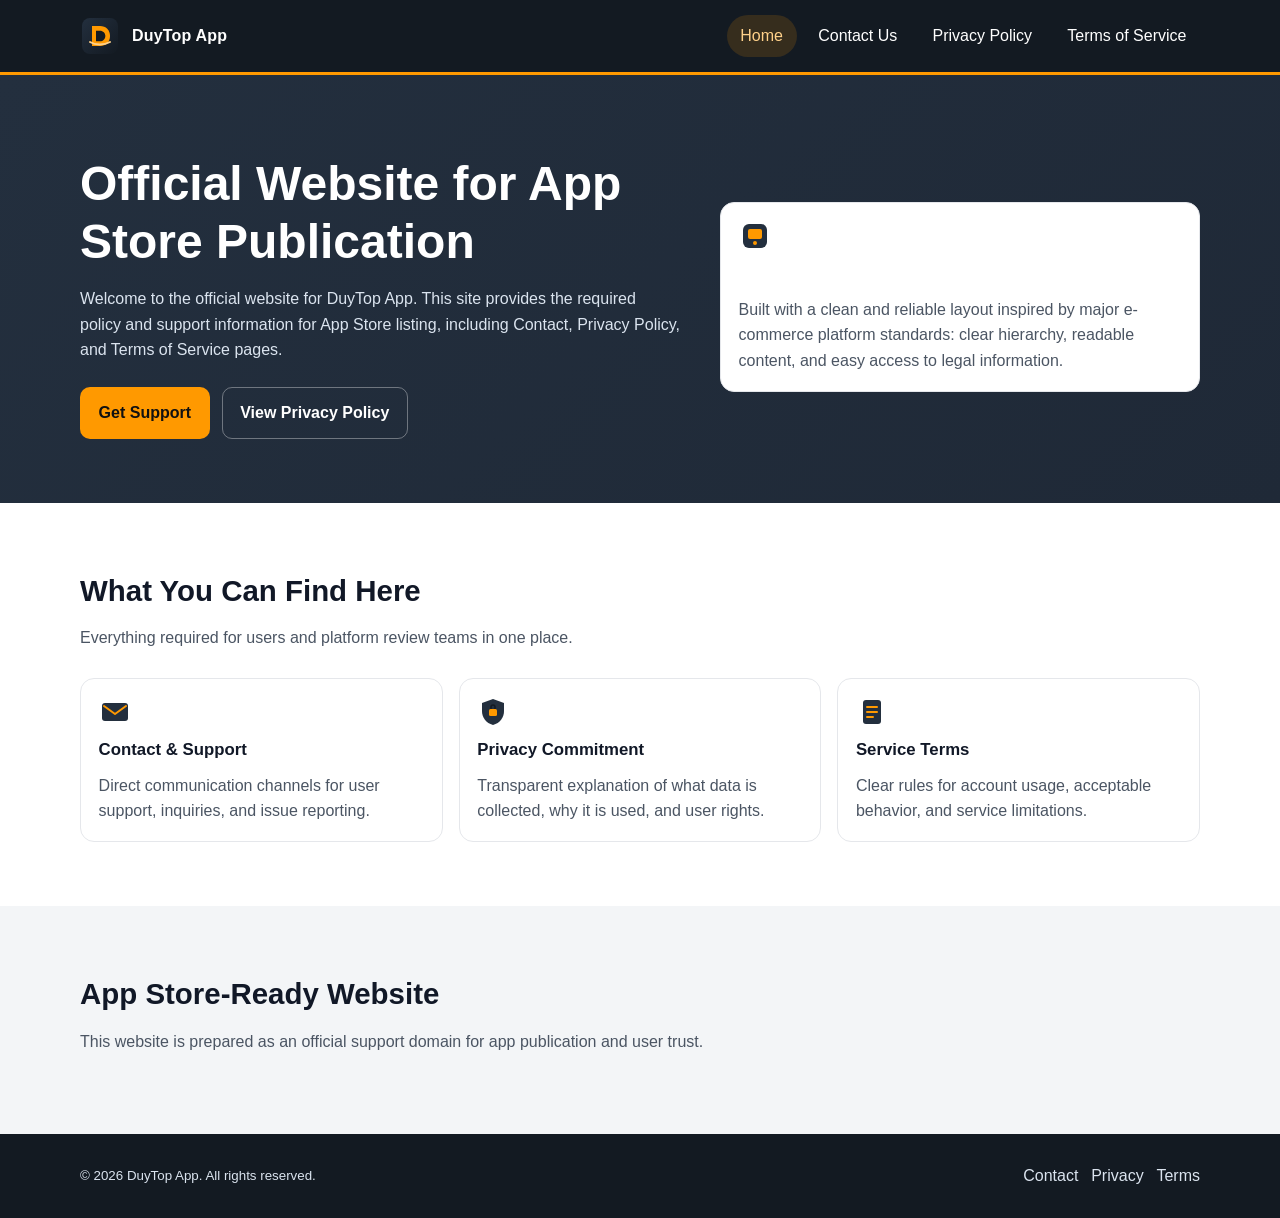
<file: index.html>
<!doctype html>
<html lang="en">
  <head>
    <meta charset="UTF-8" />
    <meta name="viewport" content="width=device-width, initial-scale=1.0" />
    <title>DuyTop App | Official Website</title>
    <meta
      name="description"
      content="Official website for DuyTop App with App Store support pages, privacy policy, and terms of service."
    />
    <link rel="icon" type="image/svg+xml" href="svg/logo.svg" />
    <link rel="stylesheet" href="css/style.css" />
  </head>
  <body>
    <header class="site-header">
      <div class="container header-inner">
        <a class="brand" href="index.html" aria-label="DuyTop App Home">
          <img src="svg/logo.svg" alt="DuyTop App logo" />
          <span>DuyTop App</span>
        </a>
        <button class="nav-toggle" type="button" aria-expanded="false" aria-label="Toggle menu">☰</button>
        <nav class="site-nav" aria-label="Main Navigation">
          <a href="index.html" aria-current="page">Home</a>
          <a href="contact.html">Contact Us</a>
          <a href="privacy.html">Privacy Policy</a>
          <a href="terms.html">Terms of Service</a>
        </nav>
      </div>
    </header>

    <main>
      <section class="hero">
        <div class="container hero-grid">
          <div>
            <h1>Official Website for App Store Publication</h1>
            <p>
              Welcome to the official website for DuyTop App. This site provides the required policy and support
              information for App Store listing, including Contact, Privacy Policy, and Terms of Service pages.
            </p>
            <div class="button-row">
              <a class="button button-primary" href="contact.html">Get Support</a>
              <a class="button button-secondary" href="privacy.html">View Privacy Policy</a>
            </div>
          </div>
          <div class="card">
            <img class="card-icon" src="svg/icon-app.svg" alt="App icon" />
            <h3>Trusted App Experience</h3>
            <p>
              Built with a clean and reliable layout inspired by major e-commerce platform standards: clear hierarchy,
              readable content, and easy access to legal information.
            </p>
          </div>
        </div>
      </section>

      <section class="section">
        <div class="container">
          <h2>What You Can Find Here</h2>
          <p class="section-intro">Everything required for users and platform review teams in one place.</p>
          <div class="grid-3">
            <article class="card">
              <img class="card-icon" src="svg/icon-contact.svg" alt="Contact support icon" />
              <h3>Contact & Support</h3>
              <p>Direct communication channels for user support, inquiries, and issue reporting.</p>
            </article>
            <article class="card">
              <img class="card-icon" src="svg/icon-privacy.svg" alt="Privacy icon" />
              <h3>Privacy Commitment</h3>
              <p>Transparent explanation of what data is collected, why it is used, and user rights.</p>
            </article>
            <article class="card">
              <img class="card-icon" src="svg/icon-terms.svg" alt="Terms icon" />
              <h3>Service Terms</h3>
              <p>Clear rules for account usage, acceptable behavior, and service limitations.</p>
            </article>
          </div>
        </div>
      </section>

      <section class="section section-muted">
        <div class="container">
          <h2>App Store-Ready Website</h2>
          <p class="section-intro">
            This website is prepared as an official support domain for app publication and user trust.
          </p>
        </div>
      </section>
    </main>

    <footer class="site-footer">
      <div class="container footer-row">
        <small>© 2026 DuyTop App. All rights reserved.</small>
        <div class="footer-links">
          <a href="contact.html">Contact</a>
          <a href="privacy.html">Privacy</a>
          <a href="terms.html">Terms</a>
        </div>
      </div>
    </footer>

    <script src="js/main.js"></script>
  </body>
</html>
</file>
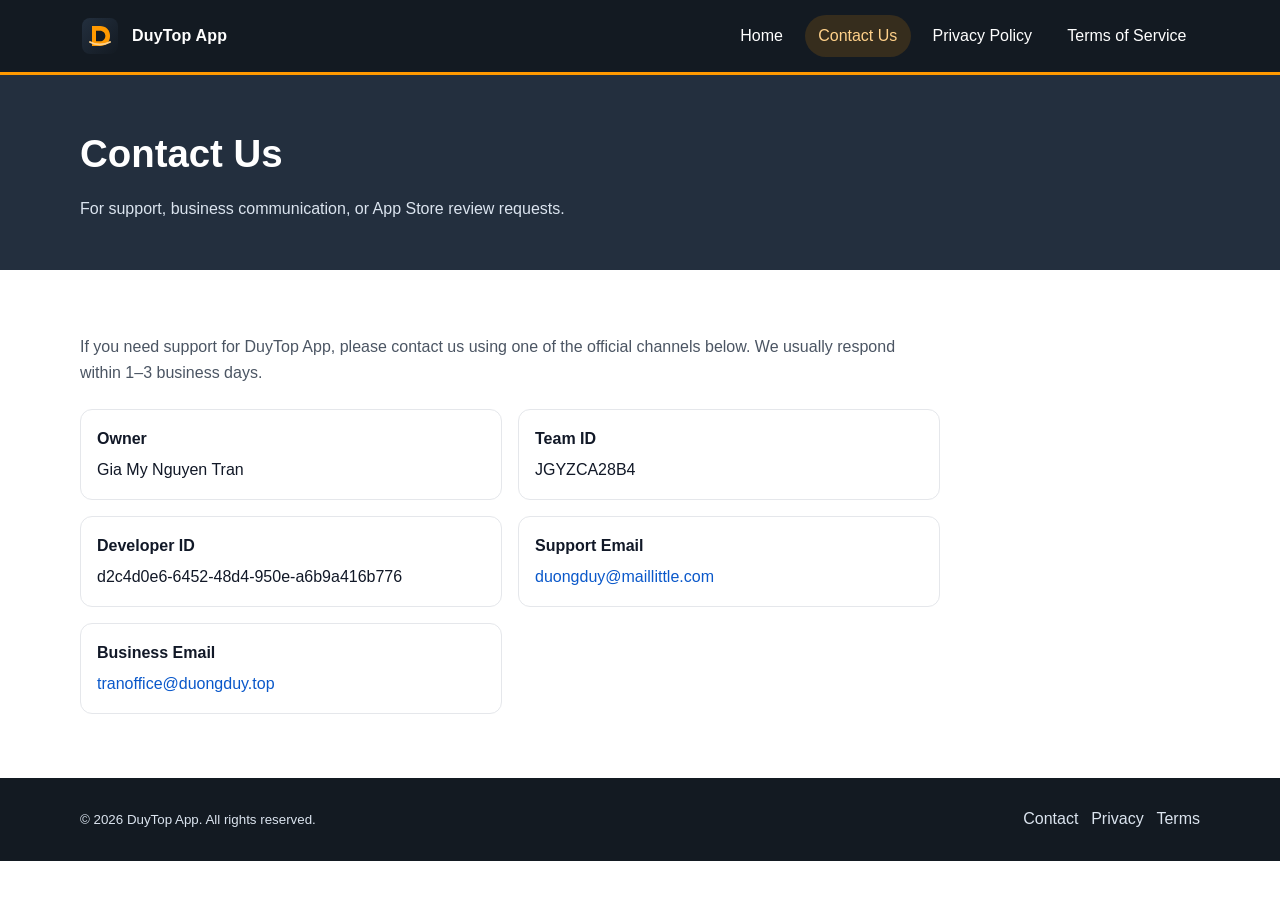
<file: contact.html>
<!doctype html>
<html lang="en">
  <head>
    <meta charset="UTF-8" />
    <meta name="viewport" content="width=device-width, initial-scale=1.0" />
    <title>Contact Us | DuyTop App</title>
    <meta name="description" content="Contact and support information for DuyTop App users." />
    <link rel="icon" type="image/svg+xml" href="svg/logo.svg" />
    <link rel="stylesheet" href="css/style.css" />
  </head>
  <body>
    <header class="site-header">
      <div class="container header-inner">
        <a class="brand" href="index.html" aria-label="DuyTop App Home">
          <img src="svg/logo.svg" alt="DuyTop App logo" />
          <span>DuyTop App</span>
        </a>
        <button class="nav-toggle" type="button" aria-expanded="false" aria-label="Toggle menu">☰</button>
        <nav class="site-nav" aria-label="Main Navigation">
          <a href="index.html">Home</a>
          <a href="contact.html" aria-current="page">Contact Us</a>
          <a href="privacy.html">Privacy Policy</a>
          <a href="terms.html">Terms of Service</a>
        </nav>
      </div>
    </header>

    <main>
      <section class="page-head">
        <div class="container">
          <h1>Contact Us</h1>
          <p>For support, business communication, or App Store review requests.</p>
        </div>
      </section>

      <section class="content">
        <div class="container">
          <article>
            <p>
              If you need support for DuyTop App, please contact us using one of the official channels below. We
              usually respond within 1–3 business days.
            </p>

            <div class="contact-grid">
              <div class="contact-item">
                <strong>Owner</strong>
                <span>Gia My Nguyen Tran</span>
              </div>
              <div class="contact-item">
                <strong>Team ID</strong>
                <span>JGYZCA28B4</span>
              </div>
              <div class="contact-item">
                <strong>Developer ID</strong>
                <span>d2c4d0e6-6452-48d4-950e-a6b9a416b776</span>
              </div>
              <div class="contact-item">
                <strong>Support Email</strong>
                <a href="mailto:duongduy@maillittle.com">duongduy@maillittle.com</a>
              </div>
              <div class="contact-item">
                <strong>Business Email</strong>
                <a href="mailto:tranoffice@duongduy.top">tranoffice@duongduy.top</a>
              </div>
            </div>
          </article>
        </div>
      </section>
    </main>

    <footer class="site-footer">
      <div class="container footer-row">
        <small>© 2026 DuyTop App. All rights reserved.</small>
        <div class="footer-links">
          <a href="contact.html">Contact</a>
          <a href="privacy.html">Privacy</a>
          <a href="terms.html">Terms</a>
        </div>
      </div>
    </footer>

    <script src="js/main.js"></script>
  </body>
</html>
</file>
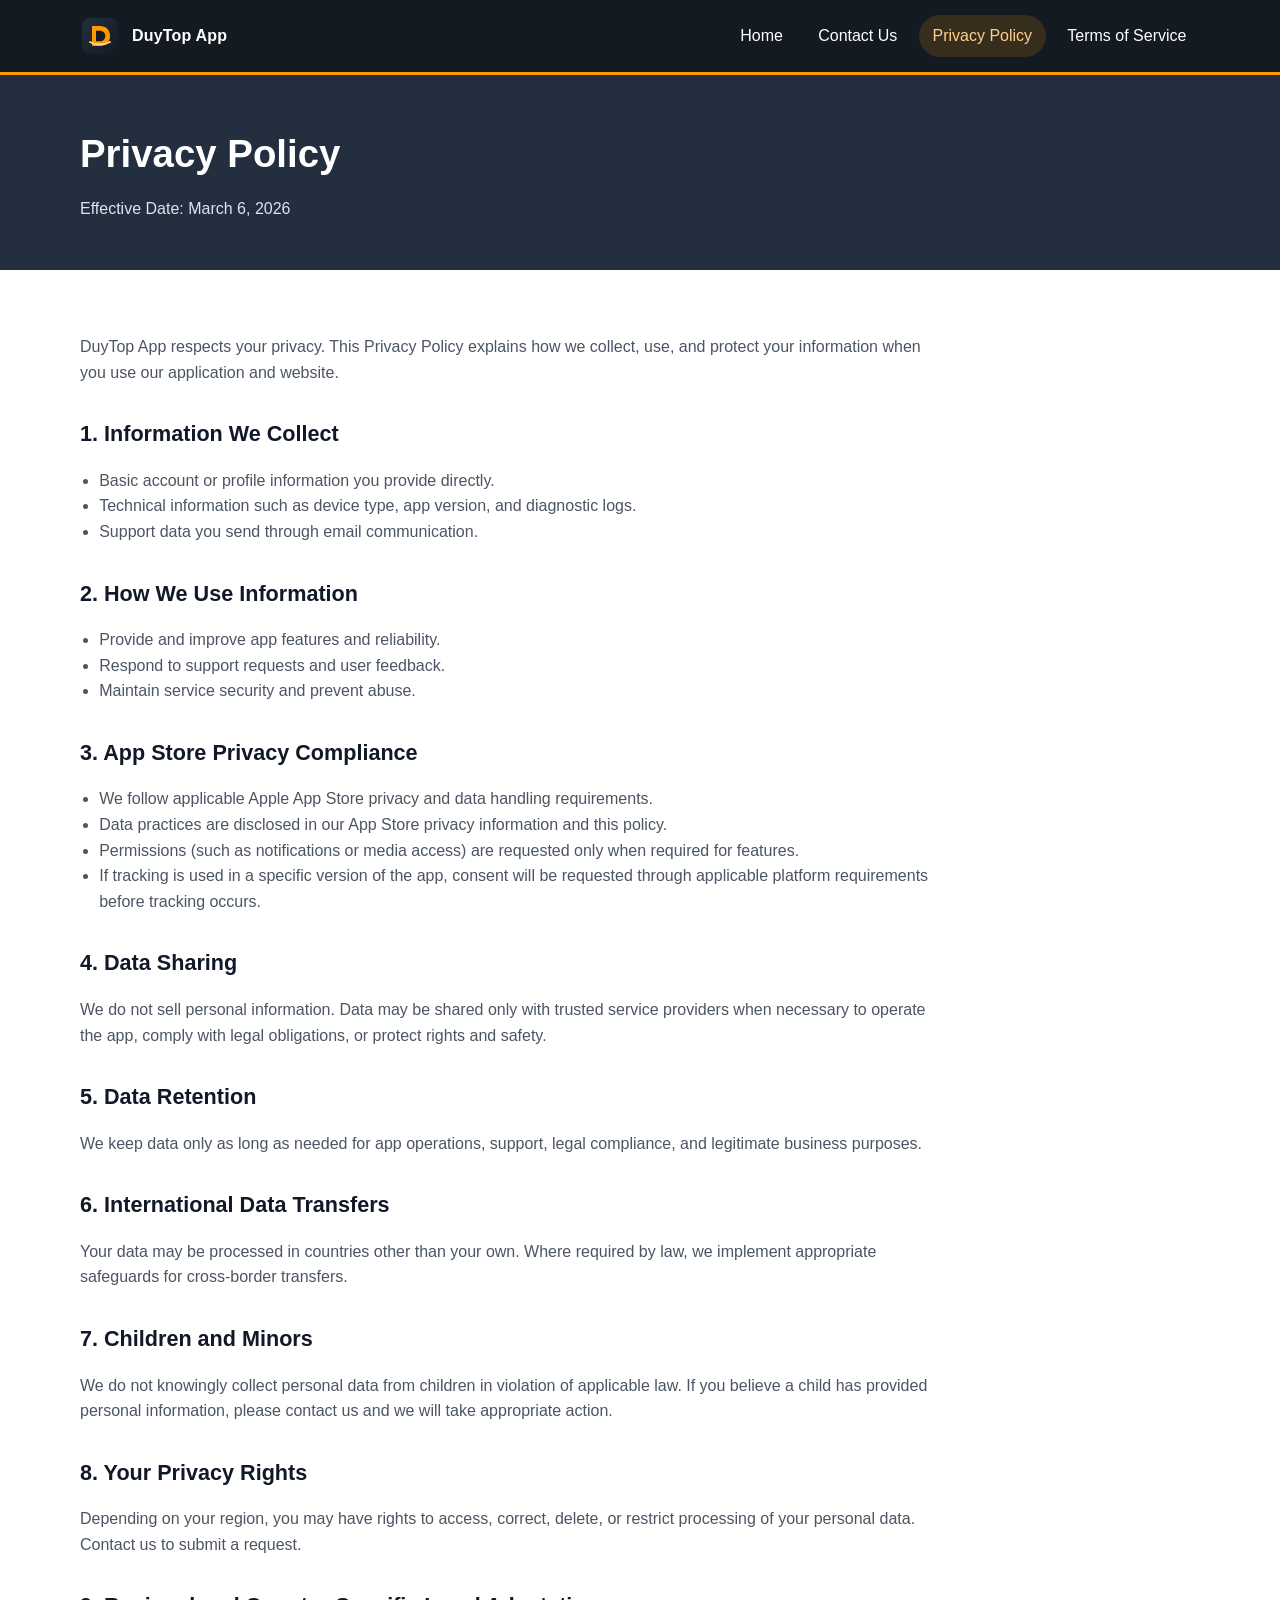
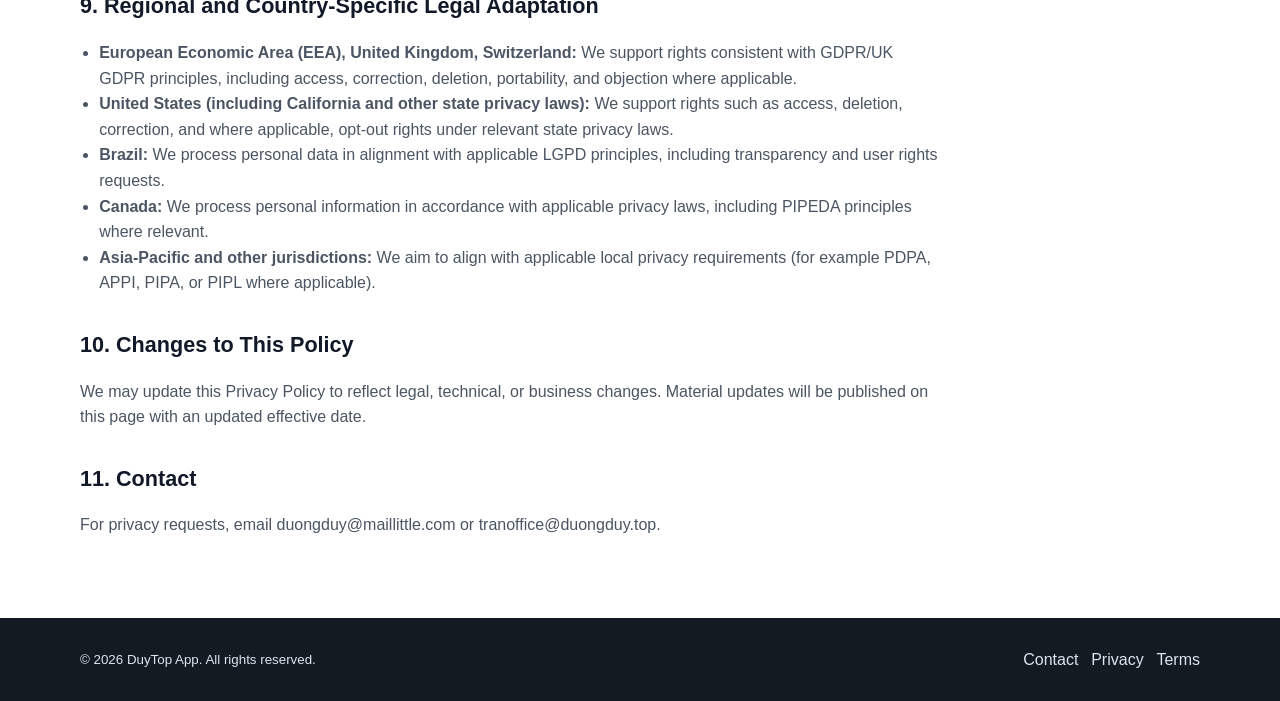
<file: privacy.html>
<!doctype html>
<html lang="en">
  <head>
    <meta charset="UTF-8" />
    <meta name="viewport" content="width=device-width, initial-scale=1.0" />
    <title>Privacy Policy | DuyTop App</title>
    <meta name="description" content="Privacy Policy for DuyTop App." />
    <link rel="icon" type="image/svg+xml" href="svg/logo.svg" />
    <link rel="stylesheet" href="css/style.css" />
  </head>
  <body>
    <header class="site-header">
      <div class="container header-inner">
        <a class="brand" href="index.html" aria-label="DuyTop App Home">
          <img src="svg/logo.svg" alt="DuyTop App logo" />
          <span>DuyTop App</span>
        </a>
        <button class="nav-toggle" type="button" aria-expanded="false" aria-label="Toggle menu">☰</button>
        <nav class="site-nav" aria-label="Main Navigation">
          <a href="index.html">Home</a>
          <a href="contact.html">Contact Us</a>
          <a href="privacy.html" aria-current="page">Privacy Policy</a>
          <a href="terms.html">Terms of Service</a>
        </nav>
      </div>
    </header>

    <main>
      <section class="page-head">
        <div class="container">
          <h1>Privacy Policy</h1>
          <p>Effective Date: March 6, 2026</p>
        </div>
      </section>

      <section class="content">
        <div class="container">
          <article>
            <p>
              DuyTop App respects your privacy. This Privacy Policy explains how we collect, use, and protect your
              information when you use our application and website.
            </p>

            <h2>1. Information We Collect</h2>
            <ul>
              <li>Basic account or profile information you provide directly.</li>
              <li>Technical information such as device type, app version, and diagnostic logs.</li>
              <li>Support data you send through email communication.</li>
            </ul>

            <h2>2. How We Use Information</h2>
            <ul>
              <li>Provide and improve app features and reliability.</li>
              <li>Respond to support requests and user feedback.</li>
              <li>Maintain service security and prevent abuse.</li>
            </ul>

            <h2>3. App Store Privacy Compliance</h2>
            <ul>
              <li>We follow applicable Apple App Store privacy and data handling requirements.</li>
              <li>Data practices are disclosed in our App Store privacy information and this policy.</li>
              <li>Permissions (such as notifications or media access) are requested only when required for features.</li>
              <li>
                If tracking is used in a specific version of the app, consent will be requested through applicable
                platform requirements before tracking occurs.
              </li>
            </ul>

            <h2>4. Data Sharing</h2>
            <p>
              We do not sell personal information. Data may be shared only with trusted service providers when necessary
              to operate the app, comply with legal obligations, or protect rights and safety.
            </p>

            <h2>5. Data Retention</h2>
            <p>
              We keep data only as long as needed for app operations, support, legal compliance, and legitimate business
              purposes.
            </p>

            <h2>6. International Data Transfers</h2>
            <p>
              Your data may be processed in countries other than your own. Where required by law, we implement
              appropriate safeguards for cross-border transfers.
            </p>

            <h2>7. Children and Minors</h2>
            <p>
              We do not knowingly collect personal data from children in violation of applicable law. If you believe a
              child has provided personal information, please contact us and we will take appropriate action.
            </p>

            <h2>8. Your Privacy Rights</h2>
            <p>
              Depending on your region, you may have rights to access, correct, delete, or restrict processing of your
              personal data. Contact us to submit a request.
            </p>

            <h2>9. Regional and Country-Specific Legal Adaptation</h2>
            <ul>
              <li>
                <strong>European Economic Area (EEA), United Kingdom, Switzerland:</strong> We support rights consistent
                with GDPR/UK GDPR principles, including access, correction, deletion, portability, and objection where
                applicable.
              </li>
              <li>
                <strong>United States (including California and other state privacy laws):</strong> We support rights
                such as access, deletion, correction, and where applicable, opt-out rights under relevant state privacy
                laws.
              </li>
              <li>
                <strong>Brazil:</strong> We process personal data in alignment with applicable LGPD principles,
                including transparency and user rights requests.
              </li>
              <li>
                <strong>Canada:</strong> We process personal information in accordance with applicable privacy laws,
                including PIPEDA principles where relevant.
              </li>
              <li>
                <strong>Asia-Pacific and other jurisdictions:</strong> We aim to align with applicable local privacy
                requirements (for example PDPA, APPI, PIPA, or PIPL where applicable).
              </li>
            </ul>

            <h2>10. Changes to This Policy</h2>
            <p>
              We may update this Privacy Policy to reflect legal, technical, or business changes. Material updates will
              be published on this page with an updated effective date.
            </p>

            <h2>11. Contact</h2>
            <p>
              For privacy requests, email
              <a href="mailto:duongduy@maillittle.com">duongduy@maillittle.com</a>
              or
              <a href="mailto:tranoffice@duongduy.top">tranoffice@duongduy.top</a>.
            </p>
          </article>
        </div>
      </section>
    </main>

    <footer class="site-footer">
      <div class="container footer-row">
        <small>© 2026 DuyTop App. All rights reserved.</small>
        <div class="footer-links">
          <a href="contact.html">Contact</a>
          <a href="privacy.html">Privacy</a>
          <a href="terms.html">Terms</a>
        </div>
      </div>
    </footer>

    <script src="js/main.js"></script>
  </body>
</html>
</file>
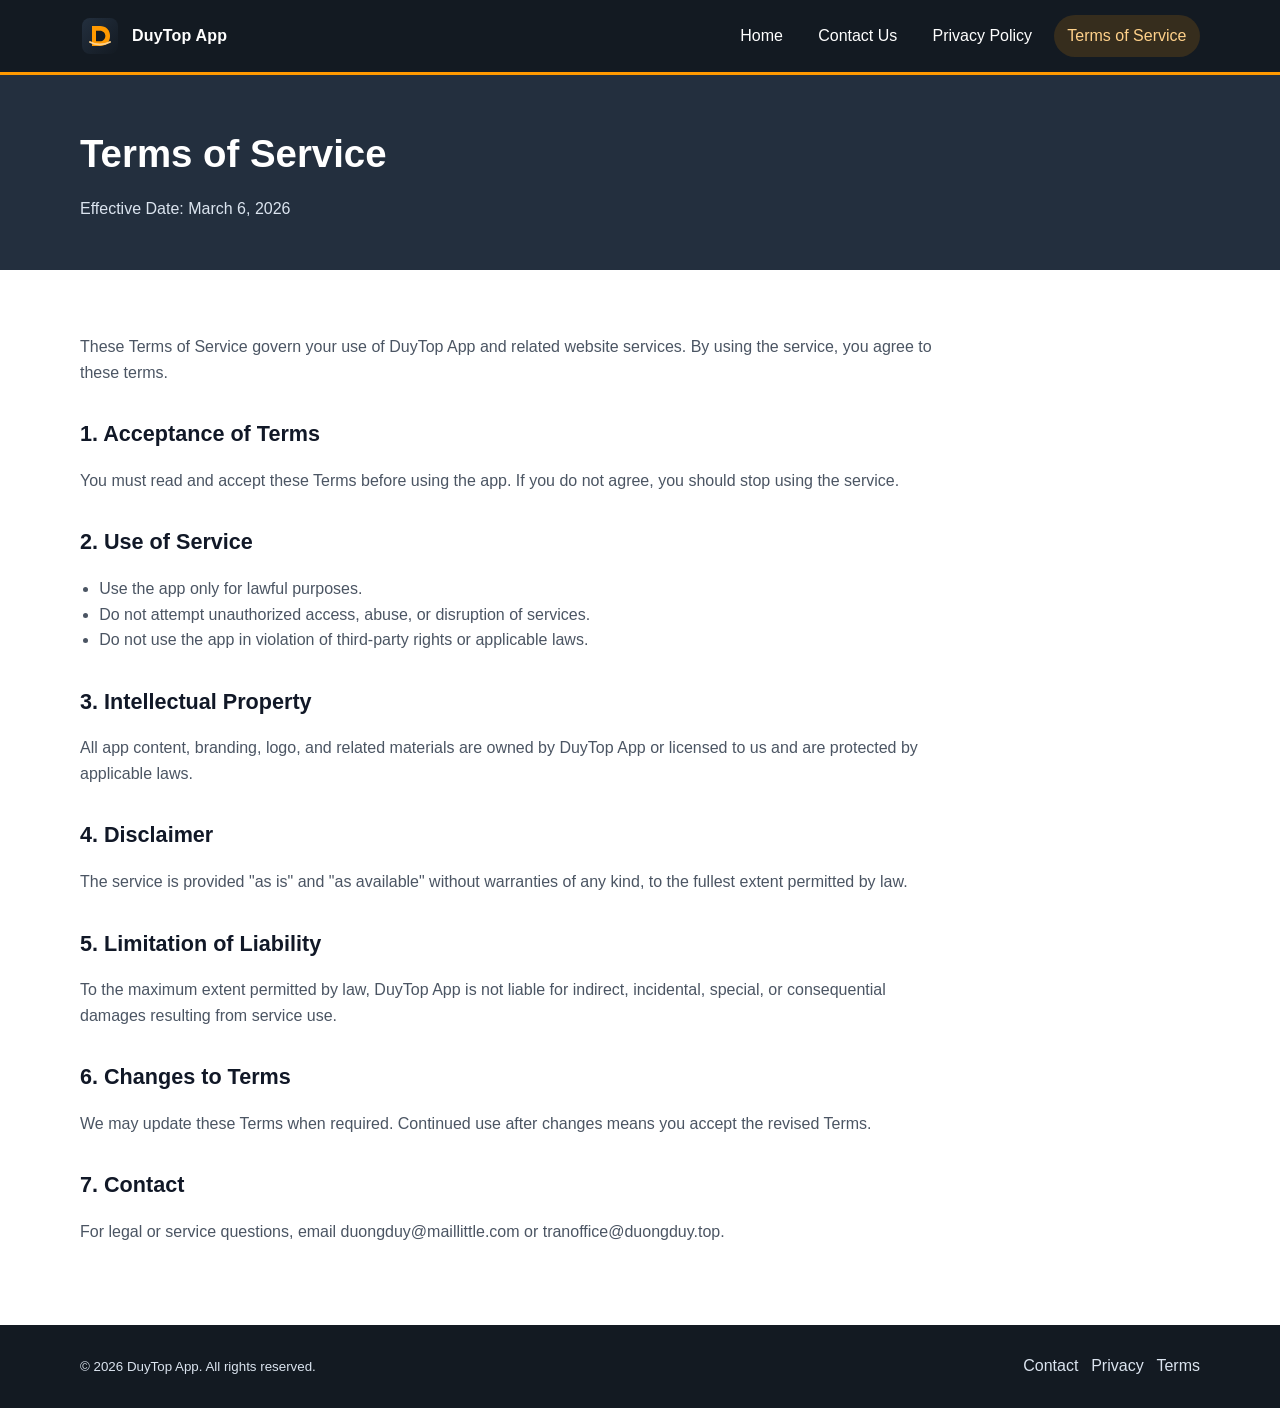
<file: terms.html>
<!doctype html>
<html lang="en">
  <head>
    <meta charset="UTF-8" />
    <meta name="viewport" content="width=device-width, initial-scale=1.0" />
    <title>Terms of Service | DuyTop App</title>
    <meta name="description" content="Terms of Service for DuyTop App." />
    <link rel="icon" type="image/svg+xml" href="svg/logo.svg" />
    <link rel="stylesheet" href="css/style.css" />
  </head>
  <body>
    <header class="site-header">
      <div class="container header-inner">
        <a class="brand" href="index.html" aria-label="DuyTop App Home">
          <img src="svg/logo.svg" alt="DuyTop App logo" />
          <span>DuyTop App</span>
        </a>
        <button class="nav-toggle" type="button" aria-expanded="false" aria-label="Toggle menu">☰</button>
        <nav class="site-nav" aria-label="Main Navigation">
          <a href="index.html">Home</a>
          <a href="contact.html">Contact Us</a>
          <a href="privacy.html">Privacy Policy</a>
          <a href="terms.html" aria-current="page">Terms of Service</a>
        </nav>
      </div>
    </header>

    <main>
      <section class="page-head">
        <div class="container">
          <h1>Terms of Service</h1>
          <p>Effective Date: March 6, 2026</p>
        </div>
      </section>

      <section class="content">
        <div class="container">
          <article>
            <p>
              These Terms of Service govern your use of DuyTop App and related website services. By using the service,
              you agree to these terms.
            </p>

            <h2>1. Acceptance of Terms</h2>
            <p>
              You must read and accept these Terms before using the app. If you do not agree, you should stop using the
              service.
            </p>

            <h2>2. Use of Service</h2>
            <ul>
              <li>Use the app only for lawful purposes.</li>
              <li>Do not attempt unauthorized access, abuse, or disruption of services.</li>
              <li>Do not use the app in violation of third-party rights or applicable laws.</li>
            </ul>

            <h2>3. Intellectual Property</h2>
            <p>
              All app content, branding, logo, and related materials are owned by DuyTop App or licensed to us and are
              protected by applicable laws.
            </p>

            <h2>4. Disclaimer</h2>
            <p>
              The service is provided "as is" and "as available" without warranties of any kind, to the fullest extent
              permitted by law.
            </p>

            <h2>5. Limitation of Liability</h2>
            <p>
              To the maximum extent permitted by law, DuyTop App is not liable for indirect, incidental, special, or
              consequential damages resulting from service use.
            </p>

            <h2>6. Changes to Terms</h2>
            <p>
              We may update these Terms when required. Continued use after changes means you accept the revised Terms.
            </p>

            <h2>7. Contact</h2>
            <p>
              For legal or service questions, email
              <a href="mailto:duongduy@maillittle.com">duongduy@maillittle.com</a>
              or
              <a href="mailto:tranoffice@duongduy.top">tranoffice@duongduy.top</a>.
            </p>
          </article>
        </div>
      </section>
    </main>

    <footer class="site-footer">
      <div class="container footer-row">
        <small>© 2026 DuyTop App. All rights reserved.</small>
        <div class="footer-links">
          <a href="contact.html">Contact</a>
          <a href="privacy.html">Privacy</a>
          <a href="terms.html">Terms</a>
        </div>
      </div>
    </footer>

    <script src="js/main.js"></script>
  </body>
</html>
</file>
<file: css/style.css>
:root {
  --amazon-navy: #131a22;
  --amazon-dark: #232f3e;
  --amazon-orange: #ff9900;
  --amazon-light: #f3f5f7;
  --text-primary: #111827;
  --text-secondary: #4b5563;
  --border-color: #e5e7eb;
  --container-width: 1120px;
}

* {
  box-sizing: border-box;
}

html,
body {
  margin: 0;
  padding: 0;
  font-family: "Segoe UI", -apple-system, BlinkMacSystemFont, "Helvetica Neue", Arial, sans-serif;
  color: var(--text-primary);
  background: #fff;
  line-height: 1.6;
}

a {
  color: inherit;
  text-decoration: none;
}

img {
  max-width: 100%;
  display: block;
}

.container {
  width: min(100% - 2rem, var(--container-width));
  margin: 0 auto;
}

.site-header {
  background: var(--amazon-navy);
  color: #fff;
  border-bottom: 3px solid var(--amazon-orange);
  position: sticky;
  top: 0;
  z-index: 50;
}

.header-inner {
  min-height: 72px;
  display: flex;
  align-items: center;
  justify-content: space-between;
  gap: 1rem;
}

.brand {
  display: flex;
  align-items: center;
  gap: 0.75rem;
  font-weight: 700;
  letter-spacing: 0.2px;
}

.brand img {
  width: 40px;
  height: 40px;
}

.nav-toggle {
  display: none;
  border: 1px solid rgba(255, 255, 255, 0.3);
  background: transparent;
  color: #fff;
  border-radius: 8px;
  padding: 0.4rem 0.65rem;
  font-size: 1rem;
}

.site-nav {
  display: flex;
  align-items: center;
  gap: 0.5rem;
}

.site-nav a {
  padding: 0.5rem 0.85rem;
  border-radius: 999px;
  color: #fff;
  font-weight: 500;
}

.site-nav a:hover,
.site-nav a[aria-current="page"] {
  background: rgba(255, 153, 0, 0.15);
  color: #ffd18a;
}

.hero {
  background: linear-gradient(135deg, var(--amazon-dark), #1f2937);
  color: #fff;
  padding: 5rem 0 4rem;
}

.hero-grid {
  display: grid;
  grid-template-columns: 1.25fr 1fr;
  gap: 2.5rem;
  align-items: center;
}

.hero h1 {
  margin: 0 0 1rem;
  line-height: 1.2;
  font-size: clamp(1.9rem, 3.8vw, 3rem);
}

.hero p {
  margin: 0 0 1.5rem;
  color: #dbe4ef;
}

.button-row {
  display: flex;
  flex-wrap: wrap;
  gap: 0.75rem;
}

.button {
  display: inline-block;
  padding: 0.75rem 1.1rem;
  border-radius: 10px;
  font-weight: 600;
  border: 1px solid transparent;
}

.button-primary {
  background: var(--amazon-orange);
  color: #111;
}

.button-secondary {
  border-color: rgba(255, 255, 255, 0.35);
  color: #fff;
}

.section {
  padding: 4rem 0;
}

.section-muted {
  background: var(--amazon-light);
}

.section h2 {
  margin-top: 0;
  margin-bottom: 0.7rem;
  font-size: clamp(1.45rem, 2.3vw, 2rem);
}

.section-intro {
  margin-top: 0;
  color: var(--text-secondary);
}

.grid-3 {
  margin-top: 1.7rem;
  display: grid;
  grid-template-columns: repeat(3, minmax(0, 1fr));
  gap: 1rem;
}

.card {
  background: #fff;
  border: 1px solid var(--border-color);
  border-radius: 14px;
  padding: 1.1rem;
}

.card-icon {
  width: 32px;
  height: 32px;
  margin-bottom: 0.55rem;
}

.card h3 {
  margin: 0 0 0.55rem;
  font-size: 1.05rem;
}

.card p {
  margin: 0;
  color: var(--text-secondary);
}

.page-head {
  background: var(--amazon-dark);
  color: #fff;
  padding: 3rem 0;
}

.page-head h1 {
  margin: 0;
  font-size: clamp(1.7rem, 3vw, 2.5rem);
}

.page-head p {
  margin: 0.75rem 0 0;
  color: #dbe4ef;
}

.content {
  padding: 3rem 0 4rem;
}

.content article {
  max-width: 860px;
}

.content h2 {
  margin-top: 2rem;
  margin-bottom: 0.6rem;
  font-size: 1.35rem;
}

.content p,
.content li {
  color: var(--text-secondary);
}

.content ul {
  padding-left: 1.2rem;
}

.contact-grid {
  display: grid;
  grid-template-columns: 1fr 1fr;
  gap: 1rem;
  margin-top: 1.5rem;
}

.contact-item {
  border: 1px solid var(--border-color);
  border-radius: 12px;
  padding: 1rem;
  background: #fff;
}

.contact-item strong {
  display: block;
  margin-bottom: 0.35rem;
}

.contact-item a {
  color: #0a58ca;
  word-break: break-all;
}

.site-footer {
  background: var(--amazon-navy);
  color: #dbe4ef;
  padding: 1.8rem 0;
}

.footer-row {
  display: flex;
  justify-content: space-between;
  align-items: center;
  gap: 1rem;
  flex-wrap: wrap;
}

.footer-links {
  display: flex;
  gap: 0.8rem;
  flex-wrap: wrap;
}

.footer-links a {
  color: #dbe4ef;
}

.footer-links a:hover {
  color: #fff;
}

@media (max-width: 920px) {
  .hero-grid,
  .grid-3,
  .contact-grid {
    grid-template-columns: 1fr;
  }

  .nav-toggle {
    display: inline-flex;
  }

  .site-nav {
    position: absolute;
    top: 72px;
    left: 0;
    right: 0;
    background: var(--amazon-dark);
    border-bottom: 2px solid var(--amazon-orange);
    display: none;
    flex-direction: column;
    align-items: stretch;
    padding: 0.5rem;
    gap: 0.35rem;
  }

  .site-nav.open {
    display: flex;
  }

  .site-nav a {
    border-radius: 10px;
  }
}
</file>
